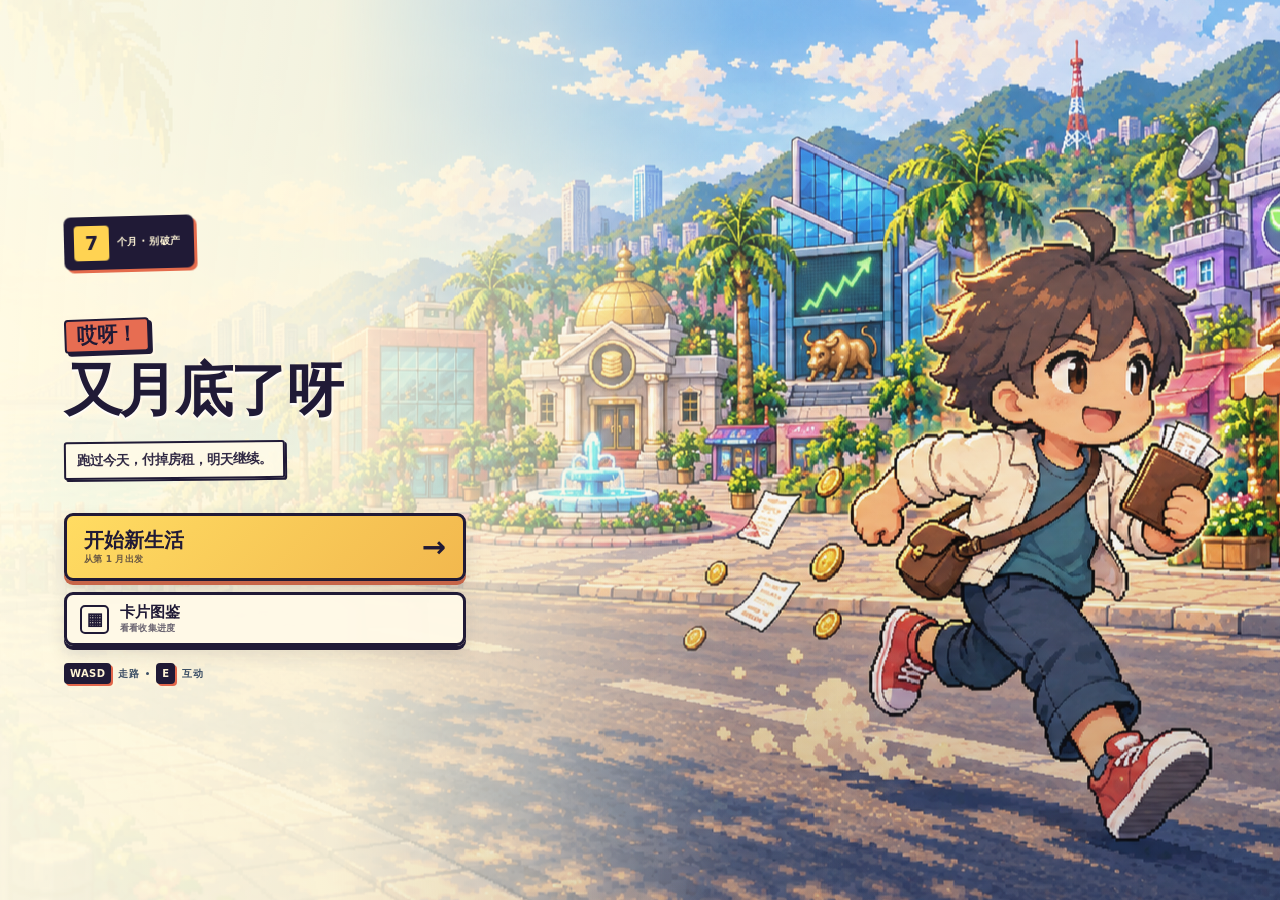
<file: index.html>
<!doctype html>
<html lang="zh-Hans">
<head>
  <meta charset="utf-8">
  <meta name="viewport" content="width=device-width, initial-scale=1, viewport-fit=cover">
  <meta name="theme-color" content="#73bee6">
  <title>哎呀，又月底了呀</title>
  <link rel="stylesheet" href="styles.css?v=27">
</head>
<body>
  <main id="app" aria-label="哎呀，又月底了呀游戏">
    <section id="title-screen" class="screen title-screen">
      <div class="title-art" aria-hidden="true"></div>
      <div class="title-light" aria-hidden="true"></div>
      <div class="title-sparkles" aria-hidden="true">
        <i></i><i></i><i></i><i></i><i></i><i></i>
      </div>
      <div class="title-layout">
        <div class="title-badge" aria-label="七个月，别破产">
          <strong>7</strong><span>个月 · 别破产</span>
        </div>
        <div class="title-lockup">
          <h1><small>哎呀！</small><span>又月底了呀</span></h1>
          <p class="subtitle">跑过今天，付掉房租，明天继续。</p>
        </div>
        <div class="title-actions">
          <button id="new-game-btn" class="title-button title-button-main">
            <span class="button-copy"><b>开始新生活</b><small>从第 1 月出发</small></span><span class="button-arrow">→</span>
          </button>
          <button id="resume-btn" class="title-button title-button-save" hidden>
            <span class="button-icon">↻</span><span class="button-copy"><b>继续游戏</b><small>回到刚才的月份</small></span>
          </button>
          <button id="collection-btn" class="title-button title-button-book">
            <span class="button-icon">▦</span><span class="button-copy"><b>卡片图鉴</b><small>看看收集进度</small></span>
          </button>
        </div>
        <p class="controls-hint"><span>WASD</span> 走路 <i></i> <span>E</span> 互动</p>
      </div>
    </section>

    <section id="game-screen" class="screen game-screen" hidden>
      <header class="hud" aria-label="游戏状态">
        <div class="hud-brand">
          <strong id="month-label">第1月</strong>
          <span id="month-total">共7月</span>
        </div>
        <div class="hud-stats">
          <div class="hud-stat wallet"><span>钱包</span><strong id="wallet-label">$500</strong></div>
          <div class="hud-stat bank"><span>银行</span><strong id="bank-label">$0</strong></div>
          <div class="hud-stat motivation"><span>动力</span><strong id="motivation-label">60</strong></div>
          <div class="hud-stat luck"><span>幸运</span><strong id="luck-label">50 · 普通</strong></div>
          <div class="hud-stat debt" id="debt-tile" hidden><span>债务</span><strong id="debt-label">$0</strong></div>
        </div>
        <div class="hud-actions">
          <button id="bag-btn" class="icon-btn" aria-label="打开背包">🎒<span id="bag-count">0</span></button>
          <button id="audio-btn" class="icon-btn" aria-label="切换声音">🔊</button>
          <button id="help-btn" class="icon-btn" aria-label="查看帮助">?</button>
        </div>
      </header>

      <div class="game-stage">
        <canvas id="game-canvas" width="960" height="540" aria-label="8-bit小镇游戏地图"></canvas>
        <div id="location-label" class="location-label">巴生小镇</div>
        <button id="interaction-hint" class="interaction-hint" hidden>进去</button>
        <div id="counter-bar" class="counter-bar" hidden>
          <p id="counter-who" class="counter-who"></p>
          <p id="counter-line" class="counter-line"></p>
          <div class="counter-actions">
            <button id="counter-act" class="pixel-btn primary">办事</button>
            <button id="counter-leave" class="pixel-btn ghost">离开</button>
          </div>
        </div>
      </div>

      <aside class="month-checklist" aria-label="本月必做">
        <strong>本月必做</strong>
        <span id="check-work">□ 工作</span>
        <span id="check-food">□ 吃饭</span>
        <span id="check-roi">□ ROI</span>
        <span id="check-rent">□ 房租</span>
      </aside>

      <div class="mobile-controls" aria-label="手机控制器">
        <div class="dpad">
          <button data-move="up" aria-label="向上">▲</button>
          <button data-move="left" aria-label="向左">◀</button>
          <button data-move="down" aria-label="向下">▼</button>
          <button data-move="right" aria-label="向右">▶</button>
        </div>
        <button id="mobile-action" class="action-button inactive" aria-label="点击互动">Click</button>
      </div>
    </section>

    <section id="end-screen" class="screen end-screen" hidden>
      <div class="ending-card pixel-panel">
        <p id="ending-kicker" class="eyebrow">7个月结束</p>
        <h2 id="ending-title">月底幸存者</h2>
        <div id="ending-art" class="ending-art" aria-hidden="true">💰</div>
        <p id="ending-message"></p>
        <div class="ending-total"><span>最终总资产</span><strong id="ending-assets">$0</strong></div>
        <button id="restart-btn" class="pixel-btn primary">再活一次</button>
        <button id="ending-collection-btn" class="pixel-btn ghost">查看图鉴</button>
      </div>
    </section>
  </main>

  <!-- Outside #game-screen on purpose: .screen is position:fixed, which makes its own
       stacking context, so a toast inside it can never paint above the modal layer. -->
  <div id="toast" class="toast" role="status" aria-live="polite"></div>

  <div id="modal-layer" class="modal-layer" hidden>
    <div id="modal" class="modal pixel-panel" role="dialog" aria-modal="true" aria-labelledby="modal-title">
      <button id="modal-close" class="modal-close" aria-label="关闭">×</button>
      <div id="modal-content"></div>
    </div>
  </div>

  <template id="card-template">
    <button class="game-card">
      <span class="card-icon"></span>
      <strong class="card-title"></strong>
      <span class="card-copy"></span>
      <span class="card-meta"></span>
    </button>
  </template>

  <script src="title-cover.js?v=1"></script>
  <script src="game.js?v=30"></script>
</body>
</html>
</file>
<file: styles.css>
:root {
  --ink: #211a35;
  --cream: #fff4cf;
  --paper: #fffaf0;
  --yellow: #ffc83d;
  --orange: #f47b36;
  --red: #db414c;
  --green: #43ad67;
  --blue: #397cce;
  --purple: #7756b8;
  --shadow: #201933;
  --pixel: 4px;
}

* { box-sizing: border-box; }

html, body { margin: 0; min-height: 100%; background: #17152d; color: var(--ink); }

body {
  overflow: hidden;
  font-family: "Courier New", "Microsoft YaHei", monospace;
  image-rendering: pixelated;
}

button, input, select { font: inherit; }
button { cursor: pointer; }
[hidden] { display: none !important; }

.screen { position: fixed; inset: 0; }
.pixel-panel {
  background: var(--paper);
  border: var(--pixel) solid var(--ink);
  box-shadow: 8px 8px 0 var(--shadow);
}

.title-screen {
  overflow: hidden;
  display: grid;
  place-items: center start;
  padding: clamp(24px, 6vw, 90px);
  background:
    linear-gradient(90deg, rgba(13, 16, 38, .88) 0%, rgba(13, 16, 38, .68) 37%, rgba(13, 16, 38, .12) 72%),
    url("assets/art/town-map-v2.png") center / cover no-repeat;
}

.title-screen::before {
  content: "";
  position: absolute;
  inset: 0;
  background: linear-gradient(180deg, rgba(255,255,255,.05), rgba(15,14,38,.16));
}

.title-panel {
  z-index: 3;
  width: min(520px, calc(100vw - 48px));
  padding: clamp(28px, 4vw, 48px);
  text-align: left;
  color: #fffaf0;
  background: linear-gradient(145deg, rgba(34, 34, 70, .96), rgba(18, 22, 48, .91));
  border: 1px solid rgba(255,255,255,.22);
  border-radius: 26px;
  box-shadow: 0 24px 70px rgba(8, 8, 24, .5), inset 0 1px 0 rgba(255,255,255,.16);
  backdrop-filter: blur(12px);
}

.eyebrow { margin: 0 0 10px; color: var(--purple); font-weight: 900; letter-spacing: 2px; text-transform: uppercase; }
.title-panel .eyebrow { display: inline-flex; margin-bottom: 18px; padding: 7px 11px; color: #ffd76a; background: rgba(255,215,106,.12); border: 1px solid rgba(255,215,106,.42); border-radius: 999px; font-size: 11px; }
h1, h2, h3, p { margin-top: 0; }
h1 { margin-bottom: 18px; font-size: clamp(42px, 6vw, 70px); line-height: .92; letter-spacing: -4px; }
h1 span { color: #ffd15a; text-shadow: 3px 4px 0 #b55537; }
.subtitle { margin-bottom: 0; color: rgba(255,250,240,.78); line-height: 1.7; font-weight: 700; }
.title-actions { display: grid; grid-template-columns: 1fr 1fr; gap: 10px; max-width: none; margin: 26px 0 18px; }
.title-actions #new-game-btn { grid-column: 1 / -1; }
.controls-hint { margin: 0; color: rgba(255,255,255,.56); font-size: 11px; line-height: 1.5; }
.title-panel.pixel-panel { border-width: 1px; }
.title-panel .pixel-btn { min-height: 48px; border: 0; border-radius: 12px; box-shadow: none; }
.title-panel .pixel-btn:hover { transform: translateY(-2px); box-shadow: 0 8px 24px rgba(0,0,0,.25); }
.title-panel .pixel-btn:active { transform: translateY(0); box-shadow: none; }
.title-panel .pixel-btn.primary { color: #241d35; background: linear-gradient(135deg, #ffd965, #f3ae45); }
.title-panel .pixel-btn.secondary { color: #173425; background: linear-gradient(135deg, #b8e999, #78c98c); }
.title-panel .pixel-btn.ghost { color: #fff; background: rgba(255,255,255,.1); border: 1px solid rgba(255,255,255,.22); }

.pixel-btn {
  min-height: 46px;
  padding: 10px 16px;
  border: 3px solid var(--ink);
  background: #fff;
  color: var(--ink);
  font-weight: 900;
  box-shadow: 4px 4px 0 var(--ink);
  transition: transform .08s, box-shadow .08s;
}
.pixel-btn:hover { transform: translate(-1px, -1px); box-shadow: 6px 6px 0 var(--ink); }
.pixel-btn:active { transform: translate(3px, 3px); box-shadow: 1px 1px 0 var(--ink); }
.pixel-btn.primary { background: var(--yellow); }
.pixel-btn.secondary { background: #9ee08f; }
.pixel-btn.ghost { background: transparent; }
.pixel-btn.danger { background: #ff9c9c; }
.pixel-btn:disabled { cursor: not-allowed; filter: grayscale(1); opacity: .45; }

.title-cloud { display: none; position: absolute; width: 150px; height: 42px; background: #eaf8f7; box-shadow: 32px -24px 0 #eaf8f7, 72px -12px 0 #eaf8f7; }
.cloud-a { top: 13%; left: 8%; }
.cloud-b { top: 22%; right: 11%; transform: scale(.72); }
.title-building { display: none; position: absolute; bottom: 28%; width: 150px; height: 150px; border: 5px solid var(--ink); background: #f09a4b; }
.title-building::before { content: ""; position: absolute; left: -18px; top: -42px; width: 176px; height: 42px; background: #e7554d; border: 5px solid var(--ink); }
.title-building::after { content: ""; position: absolute; inset: 30px 25px; background: repeating-linear-gradient(90deg, #8be0e3 0 28px, transparent 28px 48px); }
.building-a { left: 3%; }
.building-b { right: 3%; transform: scale(.8); transform-origin: bottom; background: #a98bd7; }

.pixel-person { position: absolute; width: 42px; height: 86px; z-index: 4; }
.title-person { display: none; right: calc(50% - 360px); bottom: 13%; transform: scale(2.2); }
.pixel-person span { position: absolute; display: block; }
.pixel-person .hair { width: 32px; height: 16px; left: 5px; top: 0; background: #3b2734; box-shadow: -4px 5px 0 #3b2734, 25px 4px 0 #3b2734; }
.pixel-person .face { width: 28px; height: 24px; left: 7px; top: 11px; background: #f7b78b; border: 3px solid #3b2734; }
.pixel-person .body { width: 34px; height: 34px; left: 4px; top: 35px; background: #50a3d9; border: 3px solid #3b2734; }
.pixel-person .leg { width: 12px; height: 18px; top: 68px; background: #342f58; }
.pixel-person .leg.left { left: 6px; }
.pixel-person .leg.right { right: 6px; }

.game-screen { display: flex; flex-direction: column; background: #0e1021; }
.hud {
  z-index: 20;
  display: flex;
  align-items: center;
  gap: 8px;
  min-height: 76px;
  padding: 8px 12px;
  color: #fffdf4;
  background: linear-gradient(115deg, #19172e, #242341 55%, #17162b);
  border-bottom: 1px solid rgba(255,255,255,.12);
  box-shadow: 0 8px 24px rgba(8,7,21,.38);
}
.hud-brand, .hud-clock, .hud-actions { display: flex; align-items: center; gap: 9px; padding: 7px 9px; border: 1px solid rgba(255,255,255,.1); border-radius: 13px; background: rgba(255,255,255,.055); }
.hud-brand { flex: 0 0 auto; }
.mini-logo { display: grid; place-items: center; width: 42px; height: 42px; color: #271f36; background: linear-gradient(145deg, #ffdc68, #efa842); border: 0; border-radius: 11px; box-shadow: inset 0 1px 0 rgba(255,255,255,.55); font-weight: 900; }
.hud-brand { flex-direction: column; align-items: flex-start; gap: 1px; }
.hud-brand strong { font-size: 15px; white-space: nowrap; }
.hud-brand #month-total { color: rgba(255,255,255,.55); font-size: 10px; font-weight: 700; white-space: nowrap; }
.hud-stats { flex: 1; display: grid; grid-template-columns: repeat(4, minmax(92px, 1fr)); gap: 7px; }
.hud-stat { position: relative; min-width: 0; display: flex; flex-direction: column; justify-content: center; min-height: 52px; padding: 7px 10px 7px 39px; overflow: hidden; border: 1px solid rgba(255,255,255,.09); border-radius: 12px; background: rgba(255,255,255,.06); }
.hud-stat::before { position: absolute; left: 10px; top: 50%; width: 21px; height: 21px; display: grid; place-items: center; transform: translateY(-50%); border-radius: 7px; color: #1d1830; background: #ffd361; font-size: 12px; font-weight: 900; }
.hud-stat.wallet::before { content: "$"; }
.hud-stat.bank::before { content: "▦"; color: #f9fcff; background: #599cda; }
.hud-stat.motivation::before { content: "♥"; color: #fff; background: #e65b68; }
.hud-stat.luck::before { content: "✦"; color: #fff; background: #8868d4; }
.hud-stat span, .hud-clock span { color: rgba(255,255,255,.58); font-size: 9px; font-weight: 900; letter-spacing: .6px; }
.hud-stat strong { overflow: hidden; color: #fff; font-size: 16px; text-overflow: ellipsis; white-space: nowrap; }
.hud-clock { min-width: 106px; flex-direction: column; justify-content: center; color: #211a35; background: linear-gradient(145deg, #ffdb67, #f1b244); border-color: rgba(255,220,110,.7); }
.hud-clock span { color: rgba(33,26,53,.6); }
.hud-clock strong { font-size: 22px; letter-spacing: 2px; }
.hud-actions { gap: 6px; }
.icon-btn { position: relative; width: 40px; height: 40px; color: #fff; border: 1px solid rgba(255,255,255,.16); border-radius: 10px; background: rgba(255,255,255,.09); font-weight: 900; transition: transform .12s, background .12s; }
.icon-btn:hover { transform: translateY(-2px); background: rgba(255,255,255,.16); }
.icon-btn span { position: absolute; right: -4px; top: -5px; display: grid; place-items: center; min-width: 17px; height: 17px; padding: 1px 3px; background: var(--red); color: #fff; border: 2px solid #26223f; border-radius: 999px; font-size: 9px; }

.game-stage { position: relative; flex: 1; min-height: 0; display: grid; place-items: start center; overflow: hidden; background: #0e1021; }
.game-stage::before { content: ""; position: absolute; z-index: 10; inset: auto 0 0; height: 58px; background: #17152d; border-top: 3px solid var(--ink); }
#game-canvas { width: 100%; height: calc(100% - 58px); object-fit: contain; background: #76bd62; image-rendering: pixelated; }
.location-label, .interaction-hint { position: absolute; left: 50%; transform: translateX(-50%); border: 3px solid var(--ink); box-shadow: 3px 3px 0 var(--ink); font-weight: 900; }
.location-label { top: 14px; padding: 7px 12px; background: var(--paper); }
.interaction-hint { z-index: 11; bottom: 8px; min-height: 30px; padding: 3px 11px; background: var(--yellow); font-size: 11px; white-space: nowrap; }
@keyframes bob { 50% { transform: translate(-50%, -4px); } }

/* Above .modal-layer: buying, selling and depositing all happen inside a modal, so a
   toast underneath it is invisible exactly when it matters most. */
.toast { position: fixed; z-index: 120; left: 50%; top: 126px; transform: translate(-50%, -20px); padding: 12px 20px; background: var(--ink); color: #fff; border: 3px solid #fff; box-shadow: 0 4px 0 rgba(0,0,0,.35); font-weight: 900; font-size: 16px; opacity: 0; pointer-events: none; transition: .18s; }
.toast.show { opacity: 1; transform: translate(-50%, 0); }
.month-checklist { position: fixed; z-index: 22; right: 14px; bottom: 72px; display: grid; gap: 5px; min-width: 116px; padding: 10px; background: rgba(255, 250, 240, .94); border: 3px solid var(--ink); box-shadow: 4px 4px 0 var(--ink); font-size: 12px; }
.month-checklist span.done { color: var(--green); text-decoration: line-through; }

.mobile-controls { display: none; position: fixed; z-index: 23; inset: auto 14px 14px; justify-content: flex-start; pointer-events: none; }
.mobile-controls button { pointer-events: auto; touch-action: none; border: 3px solid var(--ink); background: rgba(255, 250, 240, .88); box-shadow: 3px 3px 0 var(--ink); font-weight: 900; }
.dpad { display: grid; grid-template-columns: repeat(3, 52px); grid-template-rows: repeat(2, 52px); gap: 4px; }
.dpad button[data-move="up"] { grid-column: 2; }
.dpad button[data-move="left"] { grid-column: 1; grid-row: 2; }
.dpad button[data-move="down"] { grid-column: 2; grid-row: 2; }
.dpad button[data-move="right"] { grid-column: 3; grid-row: 2; }
.action-button { position: absolute; left: 50%; bottom: 0; width: 84px; height: 48px; transform: translateX(-50%); border-radius: 12px; background: var(--yellow) !important; font-size: 17px; letter-spacing: .5px; }
.action-button:not([hidden]) { animation: actionPulse 1.2s steps(2, end) infinite; }
@keyframes actionPulse { 50% { filter: brightness(1.12); transform: translateX(-50%) translateY(-3px); } }

.modal-layer { position: fixed; z-index: 100; inset: 0; display: grid; place-items: center; padding: 20px; background: rgba(20, 16, 40, .72); }
.modal { position: relative; width: min(780px, 100%); max-height: min(86vh, 760px); overflow: auto; padding: 28px; }
.modal.wide { width: min(1020px, 100%); }
.modal-close { position: sticky; float: right; top: 0; z-index: 2; width: 38px; height: 38px; border: 3px solid var(--ink); background: #fff; font-size: 24px; font-weight: 900; }
.modal h2 { margin: 0 46px 8px 0; font-size: 30px; }
.modal-intro { line-height: 1.6; color: #5c536d; }
.card-grid { clear: both; display: grid; grid-template-columns: repeat(3, minmax(0, 205px)); justify-content: center; gap: 18px; margin-top: 18px; }
.game-card {
  position: relative;
  min-height: 0;
  display: flex;
  flex-direction: column;
  align-items: stretch;
  gap: 0;
  padding: 8px;
  overflow: hidden;
  text-align: left;
  background: linear-gradient(145deg, #fff8dc, #eadcae);
  border: 4px solid #332743;
  border-radius: 14px;
  box-shadow: 0 0 0 3px #d9a62e, 7px 8px 0 rgba(25,19,44,.38);
  color: var(--ink);
  isolation: isolate;
  scroll-snap-align: center;
}
.game-card::before { content: ""; position: absolute; inset: 0; z-index: -1; opacity: .35; background: repeating-linear-gradient(135deg, transparent 0 9px, rgba(255,255,255,.38) 9px 11px); }
.game-card:hover { transform: translateY(-4px) rotate(-.3deg); }
.game-card.good { background: linear-gradient(145deg, #f0ffe9, #a8d999); box-shadow: 0 0 0 3px #55a66a, 7px 8px 0 rgba(25,19,44,.38); }
.game-card.bad { background: linear-gradient(145deg, #ffe9e5, #e89891); box-shadow: 0 0 0 3px #bc414b, 7px 8px 0 rgba(25,19,44,.38); }
.game-card.choice { background: linear-gradient(145deg, #fff8d8, #e8b95f); }
.game-card.stock { background: linear-gradient(145deg, #e8f5ff, #87b8e3); box-shadow: 0 0 0 3px #397cce, 7px 8px 0 rgba(25,19,44,.38); }
.game-card.owned { background: linear-gradient(145deg, #edf2ea, #b7c7b2); }
.game-card.owned .card-meta { color: var(--green); }
.game-card.unaffordable { background: #efe9e2; opacity: .62; }
.game-card.unaffordable .card-meta { color: var(--red); }
.card-art { position: relative; display: grid; place-items: center; flex: 0 0 auto; aspect-ratio: 1; overflow: hidden; border: 3px solid #332743; border-radius: 8px; background-color: #ded5c2; background-image: var(--card-image); background-size: var(--card-size, cover); background-position: var(--card-x, center) var(--card-y, center); background-repeat: no-repeat; box-shadow: inset 0 0 0 2px rgba(255,255,255,.5); }
.card-art::after { content: ""; position: absolute; inset: 0; pointer-events: none; background: linear-gradient(135deg, rgba(255,255,255,.28), transparent 32%, transparent 70%, rgba(20,12,35,.14)); }
.card-icon { font-size: 48px; }
.card-body { min-height: 0; display: flex; flex: 1; flex-direction: column; gap: 4px; padding: 7px 4px 3px; }
.card-title { font-size: 15px; line-height: 1.18; }
/* The 效果 chip sits on the same line as the text it labels. On its own row it ate
   14px of a card that only has room for two lines of copy, and the second line got cut. */
.card-copy { flex: 1; min-height: 0; overflow: hidden; line-height: 1.32; font-size: 11px; overflow-wrap: anywhere; }
.card-copy b { display: inline-block; margin-right: 5px; padding: 1px 6px; color: #fff; background: #4c3b65; border-radius: 999px; font-size: 10px; vertical-align: 1px; }
/* No divider rule: on a narrow card the copy above it wrapped onto the line and the
   dash pattern struck straight through the text. */
.card-meta { margin-top: auto; padding-top: 5px; font-weight: 900; font-size: 10px; color: #54388b; }
.game-card.work-card .card-art { aspect-ratio: 1; }
.game-card.work-card .card-body { gap: 5px; padding: 6px 4px 3px; }
.game-card.work-card .card-title { font-size: 16px; line-height: 1.08; }
.game-card.work-card .card-copy {
  flex: 0 0 auto;
  display: grid;
  grid-template-columns: max-content minmax(0, 1fr);
  align-items: center;
  gap: 5px;
  overflow: hidden;
  font-size: 10px;
  line-height: 1.2;
}
.game-card.work-card .card-copy b { padding: 2px 5px; font-size: 9px; }
.game-card.work-card .card-meta { margin-top: auto; padding: 6px 5px 2px; background: rgba(255,255,255,.28); font-size: 11px; }
.single-card { width: min(220px, 72vw); margin: 14px auto; }
.single-card .game-card { width: 100%; }
.full-button { width: min(360px, 100%); display: block; margin: 16px auto 0; }
.button-row { display: flex; flex-wrap: wrap; gap: 10px; margin-top: 18px; }
.status-strip { display: flex; flex-wrap: wrap; gap: 8px; margin: 14px 0; }
.status-chip { padding: 6px 9px; background: #eee8da; border: 2px solid var(--ink); font-weight: 900; }
.result-box { margin: 18px 0; padding: 18px; border: 3px dashed var(--ink); background: #fff7dc; line-height: 1.6; }
.math-question { margin: 20px 0; padding: 20px; background: #e6f3ff; border: 4px solid var(--ink); font-size: 24px; font-weight: 900; text-align: center; }
.answer-grid { display: grid; grid-template-columns: repeat(3, 1fr); gap: 12px; }
.answer-grid .pixel-btn { min-height: 60px; font-size: 20px; }
.ledger { width: 100%; border-collapse: collapse; margin-top: 16px; }
.ledger th, .ledger td { padding: 9px 8px; border-bottom: 2px dashed #cfc5b5; text-align: left; }
.ledger td:last-child, .ledger th:last-child { text-align: right; }
.positive { color: #177b42; }
.negative { color: #b62d39; }
.input-row { display: flex; gap: 10px; align-items: end; flex-wrap: wrap; }
.input-row label { display: grid; gap: 4px; font-weight: 900; }
.input-row input, .input-row select { min-height: 42px; padding: 6px 10px; border: 3px solid var(--ink); background: #fff; }
.inventory-grid { display: grid; grid-template-columns: repeat(3, 1fr); gap: 12px; margin-top: 16px; }
.inventory-slot { min-height: 130px; padding: 12px; border: 3px dashed var(--ink); background: #fff; }
.inventory-slot.empty { display: grid; place-items: center; opacity: .5; }
.collection-heading { margin: 28px 0 10px; padding-bottom: 7px; border-bottom: 3px solid var(--ink); }
.collection-grid { display: grid; grid-template-columns: repeat(auto-fill, minmax(118px, 1fr)); gap: 12px; }
.collection-card { min-width: 0; }
.collection-card.is-found { cursor: zoom-in; }
.collection-card.is-found:hover { transform: translateY(-3px); }
.collection-card .game-card { width: 100%; padding: 5px; pointer-events: none; border-width: 3px; border-radius: 11px; box-shadow: 0 0 0 2px #d9a62e, 4px 5px 0 rgba(25,19,44,.28); }
.collection-card .game-card:hover { transform: none; }
.collection-card .card-art { border-width: 2px; border-radius: 6px; }
.collection-card .card-body { gap: 2px; padding: 5px 2px 2px; }
.collection-card .card-title { display: -webkit-box; overflow: hidden; font-size: 11px; line-height: 1.15; -webkit-box-orient: vertical; -webkit-line-clamp: 2; }
.collection-card .card-copy { display: none; }
.collection-card .card-meta { padding-top: 3px; font-size: 8px; }
.collection-card.locked .card-art { filter: grayscale(1) brightness(.55); }
.collection-card.locked .game-card { opacity: .7; }
.collection-preview { width: min(290px, 76vw); margin: 18px auto; }
.collection-preview .game-card { width: 100%; pointer-events: none; }
.progress-line { height: 18px; background: #d4ccbd; border: 3px solid var(--ink); }
.progress-line span { display: block; height: 100%; background: var(--green); }

.end-screen { display: grid; place-items: center; overflow: auto; padding: 24px; background: radial-gradient(circle, #815fc2, #2c204d); }
.ending-card { width: min(570px, 100%); padding: 34px; text-align: center; }
.ending-card h2 { font-size: clamp(34px, 6vw, 58px); margin-bottom: 10px; }
.ending-art { font-size: 90px; margin: 10px 0; }
.ending-total { margin: 22px 0; padding: 15px; background: var(--yellow); border: 4px solid var(--ink); }
.ending-total span { display: block; font-weight: 900; }
.ending-total strong { display: block; font-size: 42px; }
.ending-card .pixel-btn { width: 100%; margin-top: 10px; }

@media (max-width: 850px) {
  .title-screen { place-items: center; padding: 18px; background-position: 58% center; }
  .title-panel { margin: 0; }
  .hud { min-height: 0; display: grid; grid-template-columns: auto 1fr auto; align-items: stretch; padding: 7px; gap: 6px; }
  .hud-brand { width: auto; min-width: 92px; }
  .hud-clock { min-width: 92px; }
  .hud-actions { margin-left: 0; justify-content: flex-end; }
  .hud-stats { grid-column: 1 / -1; grid-row: 2; grid-template-columns: repeat(4, minmax(0,1fr)); }
  .game-stage { padding-bottom: 0; }
  .game-stage::before { display: none; }
  #game-canvas { height: 100%; }
  .mobile-controls { display: flex; bottom: max(12px, env(safe-area-inset-bottom)); left: 10px; right: 10px; }
  .interaction-hint { display: none !important; }
  .month-checklist { top: 118px; right: 7px; bottom: auto; min-width: 0; padding: 7px; gap: 3px; font-size: 10px; opacity: .92; }
  .toast { top: 118px; max-width: calc(100vw - 24px); text-align: center; }
  .card-grid { grid-template-columns: repeat(3, minmax(196px, 66vw)); justify-content: start; gap: 14px; overflow-x: auto; overscroll-behavior-x: contain; scroll-snap-type: x mandatory; padding: 8px 10px 16px; margin-left: -10px; margin-right: -10px; }
  .inventory-grid { grid-template-columns: 1fr; }
  .collection-grid { grid-template-columns: repeat(auto-fill, minmax(112px, 1fr)); overflow: visible; padding: 0; }
  .game-card { width: 100%; }
  .title-person, .title-building { display: none; }
}

@media (max-width: 520px) {
  .title-panel { width: calc(100vw - 24px); padding: 25px 20px; border-radius: 20px; }
  .title-actions { grid-template-columns: 1fr; }
  .title-actions #new-game-btn { grid-column: auto; }
  h1 { font-size: clamp(36px, 13vw, 56px); }
  .hud-brand { width: auto; padding: 6px; }
  /* The month used to vanish here, leaving an empty box in the corner of a phone. */
  .hud-brand { flex-direction: column; align-items: flex-start; gap: 0; }
  .hud-brand strong { font-size: 12px; }
  .hud-brand #month-total { font-size: 9px; }
  .mini-logo { width: 36px; height: 36px; font-size: 11px; }
  .hud-clock { min-width: 94px; padding: 5px; }
  .hud-clock strong { font-size: 20px; }
  .hud-actions { padding: 5px; }
  .icon-btn { width: 36px; height: 36px; }
  .hud-stat { min-height: 45px; padding: 5px 5px 5px 31px; }
  .hud-stat::before { left: 6px; width: 19px; height: 19px; font-size: 10px; }
  .hud-stat strong { font-size: 12px; }
  /* "50 · 普通" was wider than the tile and got cut to "50 · …". */
  .hud-stat.luck strong { font-size: 11px; letter-spacing: -.02em; }
  .hud-stat span { font-size: 9px; }
  .modal { padding: 18px; }
  .modal-layer { padding: max(10px, env(safe-area-inset-top)) 10px max(10px, env(safe-area-inset-bottom)); }
  .modal h2 { font-size: 24px; }
  .answer-grid { grid-template-columns: 1fr; }
  .month-checklist { top: 105px; right: 5px; font-size: 9px; }
  .location-label { top: 7px; max-width: calc(100vw - 140px); overflow: hidden; text-overflow: ellipsis; white-space: nowrap; font-size: 11px; }
  .dpad { grid-template-columns: repeat(3, 46px); grid-template-rows: repeat(2, 46px); gap: 4px; }
  .action-button { width: 82px; height: 47px; font-size: 16px; }
  .card-grid { grid-template-columns: repeat(3, minmax(188px, 64vw)); }
  .collection-grid { grid-template-columns: repeat(3, minmax(0, 1fr)); gap: 8px; }
  .card-title { font-size: 15px; }
  .card-copy { font-size: 11px; }
}

@media (max-width: 850px) and (orientation: portrait) {
  .game-stage::after {
    content: "";
    position: absolute;
    z-index: 21;
    inset: auto 0 0;
    height: 104px;
    pointer-events: none;
    background: linear-gradient(rgba(15,16,34,.78), #0e1021 35%);
    border-top: 2px solid rgba(255,255,255,.15);
  }
  #game-canvas {
    position: absolute;
    top: 0;
    width: auto;
    height: calc(100% - 104px);
    max-width: none;
    object-fit: fill;
    transition: left .08s linear;
  }
}

@media (max-height: 520px) and (orientation: landscape) {
  .hud { grid-template-columns: auto 1fr auto auto; }
  .hud-brand, .hud-clock, .hud-actions { padding: 4px 7px; }
  .hud-stats { grid-column: 2; grid-row: 1; }
  .hud-stat { min-height: 40px; padding: 3px 5px 3px 28px; }
  .hud-stat::before { left: 5px; width: 18px; height: 18px; font-size: 9px; }
  .hud-stat strong { font-size: 12px; }
  .hud-stat span { font-size: 8px; }
  .month-checklist { top: 62px; }
  .mobile-controls { bottom: 7px; }
  .dpad { grid-template-columns: repeat(3, 42px); grid-template-rows: repeat(2, 42px); }
  .action-button { width: 76px; height: 42px; font-size: 14px; }
}

@media (pointer: coarse), (max-width: 900px) { .mobile-controls { display: flex; } }

@media (prefers-reduced-motion: reduce) { *, *::before, *::after { animation: none !important; transition: none !important; } }

.offer-pair { display: flex; gap: 12px; justify-content: center; }
.offer-pair .game-card { width: min(150px, 34vw); }

/* --- card draw ceremony -------------------------------------------------------
   Kept at the end of the file so it survives the cascade regardless of what else
   defines .game-card sizing above. */
.draw-row { display: flex; justify-content: center; gap: 16px; margin: 20px auto 4px; perspective: 900px; }
.card-back {
  flex: 0 0 auto;
  width: min(150px, 26vw);
  aspect-ratio: 4 / 5;
  padding: 7px;
  cursor: pointer;
  border: 4px solid #2e243d;
  border-radius: 13px;
  background: repeating-linear-gradient(45deg, #5b3fa0 0 11px, #4a3288 11px 22px);
  box-shadow: 0 0 0 3px #d9a62e, 7px 8px 0 rgba(25, 19, 44, .38);
  animation: dealIn .34s cubic-bezier(.2, 1.2, .4, 1) backwards;
  transition: transform .14s, box-shadow .14s;
}
.card-back:hover { transform: translateY(-7px) rotate(-1deg); box-shadow: 0 0 0 3px #ffd75e, 9px 11px 0 rgba(25, 19, 44, .42); }
.card-back-inner { display: grid; place-items: center; align-content: center; gap: 6px; height: 100%; border: 3px dashed rgba(255, 255, 255, .5); border-radius: 8px; }
.card-back-mark { font-size: 13px; font-weight: 900; letter-spacing: 3px; color: #ffd75e; }
.card-back-q { font-size: 40px; font-weight: 900; line-height: 1; color: #fff; text-shadow: 2px 2px 0 rgba(0, 0, 0, .35); }
.card-back.flip-out { animation: flipOut .22s ease-in forwards; }
.card-back.fade-out { animation: fadeAway .22s ease-in forwards; }

.reveal-wrap { margin-top: 16px; }
.reveal-card { width: min(190px, 56vw); margin: 0 auto; }
.reveal-card .game-card { width: 100%; }
.reveal-card.flip-in { animation: flipIn .3s cubic-bezier(.2, 1.1, .4, 1); }
.reveal-card .offer-pair { display: flex; gap: 10px; justify-content: center; }
.reveal-card:has(.offer-pair) { width: min(330px, 84vw); }
.dodged-label { margin: 15px 0 6px; text-align: center; font-size: 11px; font-weight: 900; letter-spacing: 2px; color: #8b8198; }
.dodged-row { display: flex; justify-content: center; gap: 10px; }
.dodged-row .game-card { width: min(86px, 21vw); padding: 4px; border-width: 3px; border-radius: 9px; pointer-events: none; filter: grayscale(.7); opacity: .6; box-shadow: 3px 4px 0 rgba(25, 19, 44, .22); }
.dodged-row .game-card:hover { transform: none; }
.dodged-row .card-body { gap: 1px; padding: 3px 2px 2px; }
.dodged-row .card-title { font-size: 9px; }
.dodged-row .card-copy, .dodged-row .card-meta { display: none; }

@keyframes dealIn { from { opacity: 0; transform: translateY(26px) rotate(-7deg) scale(.9); } }
@keyframes flipOut { to { transform: rotateY(90deg) scale(1.04); } }
@keyframes flipIn { from { transform: rotateY(-90deg) scale(1.04); } }
@keyframes fadeAway { to { opacity: 0; transform: translateY(10px) scale(.92); } }

@media (max-width: 620px) {
  .draw-row { gap: 8px; }
  .card-back { width: min(100px, 25vw); border-width: 3px; }
  .card-back-q { font-size: 30px; }
  .card-back-mark { font-size: 10px; letter-spacing: 2px; }
  .dodged-row .game-card { width: min(70px, 23vw); }
}

/* Short viewports (phone landscape): the whole ceremony has to fit without the
   modal turning into a scroller, or the player cannot see all three backs at once. */
@media (max-height: 470px) {
  .draw-row { gap: 10px; margin: 10px auto 2px; }
  .card-back { width: min(86px, 17vw); padding: 5px; border-width: 3px; }
  .card-back-q { font-size: 23px; }
  .card-back-mark { font-size: 9px; letter-spacing: 2px; }
  .reveal-wrap { margin-top: 6px; }
  .reveal-card { width: min(162px, 23vw); }
  /* At this size the footer's divider rule lands on top of the effect text; the meta
     line ("本月命运" etc.) is decorative, so drop it and give the copy the room. */
  .reveal-card .card-meta { display: none; }
  /* Short screens leave the card ~200px tall, and the longest effect lines ("钱包+$60。
     上个月的你留给现在的你") need two rows. Trade illustration height for text room
     rather than shrinking type below the 10px floor. */
  /* The 4:5 ratio fixes the height from the width, so a long effect line simply has
     nowhere to go and spills out of the frame. On a 390px-tall screen let the revealed
     card grow to fit its text instead. */
  .reveal-card .game-card { min-height: 0; }
  /* Narrow it rather than flatten it: the cell is square, so losing height alone is
     what turned the characters into pancakes. */
  .reveal-card .card-art { width: 76px; margin: 0 auto; }
  .reveal-card .card-title { font-size: 13px; line-height: 1.2; }
  .reveal-card .card-copy { font-size: 10px; line-height: 1.3; }
  /* No room for the near-miss flourish or the blurb on a 390px-tall screen: keeping
     them pushes the confirm button below the fold. */
  .dodged-label, .dodged-row, .card-draw .draw-hint { display: none; }
  .modal:has(.card-draw) { padding: 12px 16px; }
  .card-draw .eyebrow { margin-bottom: 3px; font-size: 10px; }
  .card-draw h2 { margin-bottom: 4px; font-size: 19px; }
  .card-draw .full-button { margin-top: 8px; min-height: 40px; }
}

/* .card-body is a flex column, so on the narrow phone collection grid the title gets
   compressed below its own line box and the glyphs clip along the bottom. */
.collection-card .card-title { flex: 0 0 auto; min-height: 1.2em; }

/* Landscape phones are short, not narrow: shrink the ceremony vertically so the
   revealed card, the near-misses and the confirm button all fit without scrolling. */
@media (max-height: 520px) {
  .draw-row { gap: 10px; margin: 10px auto 2px; }
  .card-back { width: min(92px, 19vw); border-width: 3px; }
  .card-back-q { font-size: 24px; }
  .card-back-mark { font-size: 9px; letter-spacing: 1px; }
  .reveal-wrap { margin-top: 8px; }
  .reveal-card { width: min(124px, 30vw); }
  .reveal-card:has(.offer-pair) { width: min(240px, 58vw); }
  .dodged-label { margin: 8px 0 4px; font-size: 9px; }
  .dodged-row .game-card { width: min(58px, 14vw); }
}

/* Collection thumbnails are identification only, and the longer card names (9 CJK
   chars) wrap to two lines and push the footer out of the card. The "已收集" footer is
   redundant on a thumbnail -- an unlocked card is already visibly unlocked -- so drop
   it rather than shrinking every card's font. */
.collection-card .card-meta { display: none; }

/* Rent comes out of the bank; when it will not cover this month's rent the tile goes
   red. This replaced a floating banner that covered the map's building labels. */
/* Rent is cash out of the wallet, so that is the tile that goes red when it is short. */
.hud-stat.short { border-color: rgba(255,120,120,.75); background: rgba(219,65,76,.22); }
.hud-stat.short strong { color: #ffb4b4; }
.hud-stat.bank.short::before { background: #db414c; color: #fff; }

.status-chip.warn { color: #8a3b18; background: #ffe0bd; border-color: #b4622d; }

/* --- touch hardening ---------------------------------------------------------
   Holding a control on a phone was selecting it and popping up the OS
   copy/paste/share bar, which both blocks the button and steals the gesture. */
html, body { -webkit-user-select: none; -ms-user-select: none; user-select: none; -webkit-touch-callout: none; }
#game-screen, #game-canvas, .mobile-controls, .hud { -webkit-touch-callout: none; }
button { -webkit-tap-highlight-color: transparent; touch-action: manipulation; }
.mobile-controls button, .dpad button, .action-button { touch-action: none; -webkit-user-drag: none; }
/* Text the player may legitimately want to read stays selectable. */
.modal-intro, .result-box, .ledger { -webkit-user-select: text; user-select: text; }

/* The D-pad sits left and the action button sat centred, which overlapped it on a
   390px screen. Standard gamepad split instead: move left, act right. */
.mobile-controls { justify-content: space-between; align-items: flex-end; }
.action-button { position: static; left: auto; bottom: auto; transform: none; }


/* --- interior counter dialogue ------------------------------------------------
   Sits at the bottom like a JRPG text box so the two characters stay visible
   above it, instead of a centred modal covering the whole scene. */
.counter-bar {
  position: absolute;
  z-index: 26;
  left: 50%;
  bottom: 12px;
  width: min(760px, calc(100% - 24px));
  transform: translateX(-50%);
  padding: 14px 18px 16px;
  color: var(--ink);
  background: linear-gradient(180deg, #fffaf0, #f3e6c8);
  border: 4px solid var(--ink);
  border-radius: 14px;
  box-shadow: 0 10px 0 rgba(20, 15, 38, .45), 0 18px 40px rgba(8, 6, 20, .45);
}
.counter-who { margin: 0 0 6px; color: var(--purple); font-size: 11px; font-weight: 900; letter-spacing: 2px; }
.counter-line { margin: 0 0 12px; font-size: 17px; font-weight: 900; line-height: 1.45; }
.counter-actions { display: flex; gap: 10px; }
.counter-actions .pixel-btn { flex: 1; }

@media (max-width: 850px) and (orientation: portrait) {
  .counter-bar { bottom: 112px; width: calc(100% - 20px); padding: 12px 14px 14px; }
  .counter-line { font-size: 15px; }
}
@media (max-height: 520px) and (orientation: landscape) {
  .counter-bar { bottom: 8px; padding: 9px 14px 11px; }
  .counter-line { margin-bottom: 8px; font-size: 14px; }
  .counter-actions .pixel-btn { min-height: 38px; }
}

/* On portrait the checklist was pinned under a HUD that is two rows tall there, so it
   landed on top of the luck tile. */
@media (max-width: 850px) and (orientation: portrait) {
  .month-checklist { top: auto; bottom: 178px; right: 8px; }
}

/* The action button stays in one place. It used to hide itself whenever nothing was
   in range and bob up and down on a loop, so the thing you were aiming at kept
   moving out from under your thumb. */
.action-button:not([hidden]) { animation: none; }
.action-button { transition: opacity .12s, filter .12s; }
.action-button.inactive { opacity: .38; filter: grayscale(.6); pointer-events: none; }

/* --- desktop canvas fit + sharpness -------------------------------------------
   The old rule forced width:100% with a height that ignored the aspect ratio, so on
   a wide short window the canvas overflowed the stage (the bottom of the town was
   simply cut off) and was upscaled 2x into a blur. Let it size itself from the
   aspect ratio and never exceed the stage. */
/* Size is set in fitCanvasToDisplay(): CSS cannot express "largest 16:9 box that
   fits this stage", and getting it wrong clipped the town or stretched it. */

/* The desktop prompt is a real button - clicking it enters, so the keyboard is
   optional rather than required. */
.interaction-hint { cursor: pointer; font-family: inherit; transition: transform .08s, box-shadow .08s; }
.interaction-hint:hover { transform: translateX(-50%) translateY(-2px); box-shadow: 4px 5px 0 var(--ink); }
.interaction-hint:active { transform: translateX(-50%) translateY(1px); box-shadow: 1px 1px 0 var(--ink); }

/* The clock said "时间 / 早上" in a tile as wide as a money readout, for one word that
   changes three times a month. An emoji carries it, and the width goes to debt. */
.hud-clock { min-width: 0; padding: 7px 10px; }
.hud-clock #timer-label { font-size: 24px; line-height: 1; }
.hud-stat.debt::before { content: "!"; color: #fff; background: #d0454f; }
.hud-stat.debt strong { color: #ffb9bd; }

/* The stat row was a fixed four columns; debt appears as a fifth only when you owe. */
.hud-stats { grid-template-columns: repeat(auto-fit, minmax(84px, 1fr)); }

/* On mobile the HUD is a grid and the clock sat in the stretching 1fr column, so one
   emoji got a banner-wide tile. Give it an auto column and let the slack fall before
   the icon buttons instead. */
@media (max-width: 850px) {
  .hud { grid-template-columns: auto auto 1fr; }
  .hud-clock { min-width: 0 !important; width: auto; padding: 6px 10px; }
  .hud-clock #timer-label { font-size: 22px; }
  .hud-actions { justify-self: end; }
}

/* Shop shelves: the permanent/one-shot split needs a visible line between them. */
.shelf-title {
  margin: 18px 0 8px;
  font-size: 13px;
  letter-spacing: 1px;
  color: #ffd98a;
  text-transform: none;
}
.shelf-title:first-of-type { margin-top: 10px; }

/* --- Illustrated title cover -------------------------------------------------
   This is deliberately isolated from the game HUD and canvas. The cover owns its
   own responsive art and interaction polish; no gameplay layout depends on it. */
.title-screen {
  --cover-x: 0;
  --cover-y: 0;
  display: block;
  overflow: hidden;
  padding: 0;
  color: #201a36;
  background: #73bee6;
  isolation: isolate;
  font-family: "Microsoft YaHei", "PingFang SC", system-ui, sans-serif;
}

.title-art {
  position: absolute;
  z-index: 0;
  inset: -18px;
  background: url("assets/art/title-cover-desktop.png") center / cover no-repeat;
  transform: translate(calc(var(--cover-x) * -8px), calc(var(--cover-y) * -5px)) scale(1.035);
  transition: transform .18s ease-out;
  filter: saturate(.84) contrast(.92) brightness(1.02);
  will-change: transform;
  animation: title-art-arrive 1.1s cubic-bezier(.2,.75,.2,1) both;
}

.title-light {
  position: absolute;
  z-index: 1;
  inset: 0;
  pointer-events: none;
  background:
    linear-gradient(90deg, rgba(255,250,228,.97) 0%, rgba(255,248,222,.9) 26%, rgba(255,247,220,.55) 42%, rgba(255,247,220,.08) 57%, transparent 70%),
    linear-gradient(180deg, rgba(255,255,255,.16), transparent 58%, rgba(18,22,48,.2));
}

.title-light::after {
  display: none;
  content: "";
}

.title-layout {
  position: relative;
  z-index: 3;
  display: flex;
  flex-direction: column;
  justify-content: center;
  align-items: flex-start;
  width: min(530px, 47vw);
  height: 100%;
  min-height: 100%;
  padding: clamp(28px, 5vw, 74px);
  transform: translate(calc(var(--cover-x) * 3px), calc(var(--cover-y) * 2px));
  transition: transform .2s ease-out;
}

.title-badge {
  display: inline-flex;
  align-items: center;
  gap: 8px;
  margin-bottom: clamp(18px, 3vh, 30px);
  padding: 6px 11px 6px 7px;
  color: #fff6d7;
  background: #201a36;
  border: 3px solid #201a36;
  border-radius: 7px;
  box-shadow: 3px 3px 0 #e46b4c;
  transform: rotate(-1.5deg);
  animation: title-badge-arrive .55s .15s cubic-bezier(.2,.9,.3,1.2) both;
}

.title-badge strong {
  display: grid;
  place-items: center;
  width: 35px;
  height: 35px;
  color: #201a36;
  background: #ffd352;
  border-radius: 4px;
  font-size: 19px;
  line-height: 1;
}

.title-badge span { font-size: 10px; line-height: 1.25; font-weight: 900; letter-spacing: .03em; white-space: nowrap; }
.title-lockup { position: relative; animation: title-copy-arrive .68s .25s cubic-bezier(.16,.84,.3,1) both; }
.title-kicker { margin: 0 0 8px; color: #31506f; font-size: 10px; font-weight: 900; letter-spacing: .18em; }

.title-lockup h1 {
  margin: 0;
  color: #201a36;
  font-size: clamp(44px, 4.5vw, 66px);
  line-height: .96;
  letter-spacing: -.045em;
  font-weight: 950;
  text-wrap: balance;
  filter: drop-shadow(2px 2px 0 #fff8e6);
}

.title-lockup h1 small {
  display: inline-block;
  margin: 0 0 10px 1px;
  padding: 4px 10px 5px;
  color: #201a36;
  background: #e76d52;
  border: 2px solid #201a36;
  border-radius: 4px;
  box-shadow: 3px 3px 0 #201a36;
  font-size: .36em;
  line-height: 1;
  letter-spacing: -.04em;
  transform: rotate(-2deg);
  transform-origin: left bottom;
}

.title-lockup h1 span { display: block; color: #201a36; text-shadow: 0 2px 0 rgba(255,255,255,.8); white-space: nowrap; }
.title-lockup .subtitle {
  display: inline-block;
  margin: clamp(14px, 2.5vh, 22px) 0 0;
  padding: 8px 11px;
  color: #312944;
  background: rgba(255,250,232,.93);
  border: 2px solid #201a36;
  border-radius: 3px;
  box-shadow: 2px 2px 0 #201a36;
  font-size: clamp(11px, 1.05vw, 14px);
  line-height: 1.35;
  font-weight: 900;
  transform: rotate(-.6deg);
}

.title-actions {
  display: grid;
  grid-template-columns: repeat(2, minmax(0, 1fr));
  gap: 11px;
  width: 100%;
  max-width: 470px;
  margin: clamp(22px, 4vh, 34px) 0 17px;
  animation: title-actions-arrive .7s .42s cubic-bezier(.16,.84,.3,1) both;
}

.title-button {
  position: relative;
  display: flex;
  align-items: center;
  justify-content: flex-start;
  gap: 11px;
  min-width: 0;
  min-height: 54px;
  overflow: hidden;
  padding: 9px 13px;
  color: #201a36;
  background: #fff7df;
  border: 3px solid #201a36;
  border-radius: 9px;
  box-shadow: 0 4px 0 #201a36, 0 9px 18px rgba(28,25,51,.12);
  text-align: left;
  transition: transform .12s ease, box-shadow .12s ease, filter .12s ease;
  isolation: isolate;
}

.title-button::before {
  content: "";
  position: absolute;
  z-index: -1;
  inset: 0;
  background: linear-gradient(110deg, transparent 18%, rgba(255,255,255,.56) 44%, transparent 68%);
  transform: translateX(-120%);
  transition: transform .5s ease;
}

.title-button::after {
  content: "";
  position: absolute;
  left: var(--press-x, 50%);
  top: var(--press-y, 50%);
  width: 8px;
  height: 8px;
  border-radius: 50%;
  background: rgba(255,255,255,.72);
  opacity: 0;
  pointer-events: none;
  transform: translate(-50%, -50%) scale(0);
}

.title-button:hover { transform: translateY(-2px); box-shadow: 0 6px 0 #201a36, 0 12px 22px rgba(28,25,51,.15); filter: saturate(1.04); }
.title-button:hover::before { transform: translateX(120%); }
.title-button:active { transform: translateY(4px); box-shadow: 0 2px 0 #201a36; }
.title-button:focus-visible { outline: 4px solid #fff; outline-offset: 4px; }
.title-button.pressed::after { animation: title-button-ripple .55s ease-out; }

.title-button-main {
  grid-column: 1 / -1;
  min-height: 68px;
  justify-content: space-between;
  padding: 10px 17px;
  background: linear-gradient(135deg, #ffdc62, #f2b84e);
  box-shadow: 0 4px 0 #c76548, 0 10px 20px rgba(28,25,51,.14);
}

/* Wins over the old phone rule that used to collapse #new-game-btn back to one
   grid column. The cover's primary action must stay full-width at every size. */
.title-actions #new-game-btn { grid-column: 1 / -1; }

.title-button-main:hover { box-shadow: 0 6px 0 #c76548, 0 13px 24px rgba(28,25,51,.16); }
.title-button-main:active { box-shadow: 0 2px 0 #c76548; }
.title-button-save, .title-button-book { background: rgba(255,249,232,.96); }
.title-actions #resume-btn[hidden] + #collection-btn { grid-column: 1 / -1; }
.button-copy { display: flex; min-width: 0; flex-direction: column; line-height: 1.1; }
.button-copy b { overflow: hidden; font-size: 15px; font-weight: 950; white-space: nowrap; text-overflow: ellipsis; }
.title-button-main .button-copy b { font-size: 20px; }
.button-copy small { margin-top: 4px; color: rgba(32,26,54,.68); font-size: 9px; font-weight: 800; letter-spacing: .02em; }
.button-arrow { font-size: 29px; font-weight: 900; transition: transform .16s ease; }
.title-button-main:hover .button-arrow { transform: translateX(5px); }
.button-icon { display: grid; place-items: center; flex: 0 0 auto; width: 29px; height: 29px; border: 2px solid #201a36; border-radius: 5px; font-size: 17px; font-weight: 950; }

.title-layout .controls-hint { display: flex; align-items: center; gap: 7px; margin: 0; color: #3c4f66; font-size: 10px; font-weight: 900; letter-spacing: .04em; }
.title-layout .controls-hint span { padding: 3px 6px; color: #fff5d6; background: #201a36; border-radius: 4px; box-shadow: 2px 2px 0 #e2674b; }
.title-layout .controls-hint i { width: 3px; height: 3px; border-radius: 50%; background: currentColor; }

.title-sparkles { display: none; position: absolute; z-index: 2; inset: 0; overflow: hidden; pointer-events: none; }
.title-sparkles i { position: absolute; width: 10px; height: 10px; opacity: 0; background: #fff6c9; clip-path: polygon(50% 0,61% 38%,100% 50%,61% 62%,50% 100%,39% 62%,0 50%,39% 38%); filter: drop-shadow(0 0 5px #ffd45a); animation: title-sparkle 3.2s ease-in-out infinite; }
.title-sparkles i:nth-child(1){left:49%;top:17%;animation-delay:.4s}.title-sparkles i:nth-child(2){left:58%;top:69%;animation-delay:1.7s;transform:scale(.7)}.title-sparkles i:nth-child(3){left:78%;top:12%;animation-delay:2.4s;transform:scale(1.2)}.title-sparkles i:nth-child(4){left:87%;top:62%;animation-delay:.9s}.title-sparkles i:nth-child(5){left:44%;top:49%;animation-delay:2.8s;transform:scale(.55)}.title-sparkles i:nth-child(6){left:69%;top:32%;animation-delay:1.25s;transform:scale(.8)}

@keyframes title-art-arrive { from { opacity: 0; transform: scale(1.08); } to { opacity: 1; } }
@keyframes title-badge-arrive { from { opacity: 0; transform: translateY(-18px) rotate(-5deg); } }
@keyframes title-copy-arrive { from { opacity: 0; transform: translateX(-24px); } }
@keyframes title-actions-arrive { from { opacity: 0; transform: translateY(22px); } }
@keyframes title-sparkle { 0%,100%{opacity:0;transform:scale(.35) rotate(0)} 45%,60%{opacity:.95;transform:scale(1) rotate(90deg)} }
@keyframes title-button-ripple { 0%{opacity:.7;transform:translate(-50%,-50%) scale(0)} 100%{opacity:0;transform:translate(-50%,-50%) scale(22)} }

@media (max-width: 850px) and (orientation: portrait) {
  .title-screen { padding: 0; background: #75c2e9; }
  .title-art {
    inset: -10px;
    background-image: url("assets/art/title-cover-mobile.png");
    background-position: center;
    transform: translate(calc(var(--cover-x) * -4px), calc(var(--cover-y) * -3px)) scale(1.025);
  }
  .title-light {
    background:
      linear-gradient(180deg, rgba(255,250,228,.82) 0%, rgba(255,249,225,.62) 23%, rgba(255,249,225,.1) 43%, rgba(20,23,47,.28) 66%, rgba(17,19,41,.95) 84%, #111329 100%),
      linear-gradient(90deg, rgba(255,249,225,.36), transparent 78%);
  }
  .title-light::after { opacity: .1; mask-image: linear-gradient(#000, transparent 45%); }
  .title-layout {
    justify-content: flex-start;
    width: 100%;
    padding: max(18px, env(safe-area-inset-top)) 18px max(15px, env(safe-area-inset-bottom));
    transform: none;
  }
  .title-badge { margin: 1px 0 14px; padding: 4px 8px 4px 5px; border-width: 2px; box-shadow: 3px 3px 0 #e46b4c; }
  .title-badge strong { width: 29px; height: 29px; font-size: 16px; }
  .title-badge span { font-size: 8px; }
  .title-kicker { margin-bottom: 4px; font-size: 8px; color: #264865; }
  .title-lockup h1 { font-size: clamp(38px, 11.4vw, 50px); line-height: .94; filter: drop-shadow(1px 2px 0 rgba(255,248,225,.95)); }
  .title-lockup h1 small { margin-bottom: 7px; padding: 3px 8px 4px; font-size: .38em; box-shadow: 2px 2px 0 #201a36; }
  .title-lockup .subtitle { margin-top: 10px; padding: 6px 8px; font-size: 10px; box-shadow: 2px 2px 0 #201a36; }
  .title-actions { gap: 9px; max-width: none; margin: auto 0 13px; }
  .title-button { min-height: 48px; padding: 7px 10px; border-radius: 7px; box-shadow: 0 3px 0 #201a36; }
  .title-button-main { min-height: 59px; padding: 8px 14px; box-shadow: 0 4px 0 #c76548; }
  .title-button-main .button-copy b { font-size: 18px; }
  .button-copy b { font-size: 13px; }
  .button-copy small { font-size: 8px; }
  .button-icon { width: 25px; height: 25px; font-size: 14px; }
  .button-arrow { font-size: 25px; }
  .title-layout .controls-hint { align-self: center; color: rgba(255,249,229,.75); font-size: 8px; }
  .title-sparkles i:nth-child(1){left:18%;top:36%}.title-sparkles i:nth-child(2){left:82%;top:31%}.title-sparkles i:nth-child(3){left:76%;top:60%}.title-sparkles i:nth-child(4){left:12%;top:57%}
}

@media (max-width: 380px) and (orientation: portrait) {
  .title-layout { padding-left: 14px; padding-right: 14px; }
  .title-badge { margin-bottom: 10px; }
  .title-lockup h1 { font-size: clamp(36px, 10.8vw, 44px); }
  .title-lockup .subtitle { font-size: 9px; }
  .title-actions { margin-bottom: 10px; }
  .title-button-main { min-height: 54px; }
  .title-layout .controls-hint { display: none; }
}

@media (max-height: 520px) and (orientation: landscape) {
  .title-art { background-image: url("assets/art/title-cover-desktop.png"); }
  .title-light { background: linear-gradient(90deg, rgba(255,248,218,.96), rgba(255,246,211,.75) 38%, transparent 65%); }
  .title-layout { justify-content: center; width: 53%; padding: 14px 24px; }
  .title-badge { margin-bottom: 9px; padding: 4px 8px 4px 5px; border-width: 2px; box-shadow: 3px 3px 0 #e46b4c; }
  .title-badge strong { width: 29px; height: 29px; font-size: 16px; }
  .title-badge span { font-size: 7px; }
  .title-kicker { margin-bottom: 3px; font-size: 7px; }
  .title-lockup h1 { font-size: clamp(32px, 7vh, 41px); line-height: .94; }
  .title-lockup h1 small { margin-bottom: 3px; }
  .title-lockup .subtitle { display: none; }
  .title-actions { gap: 7px; margin: 13px 0 0; }
  .title-button { min-height: 39px; padding: 5px 9px; border-width: 2px; box-shadow: 0 4px 0 #201a36; }
  .title-button-main { min-height: 45px; box-shadow: 0 5px 0 #c76548; }
  .title-button-main .button-copy b { font-size: 15px; }
  .button-copy b { font-size: 11px; }.button-copy small { display: none; }
  .button-icon { width: 23px; height: 23px; border-width: 1px; font-size: 12px; }
  .button-arrow { font-size: 21px; }
  .title-layout .controls-hint { display: none; }
}

@media (prefers-reduced-motion: reduce) {
  .title-art, .title-layout, .title-lockup, .title-actions, .title-badge, .title-sparkles i { animation: none !important; transition: none !important; transform: none !important; }
}
</file>
